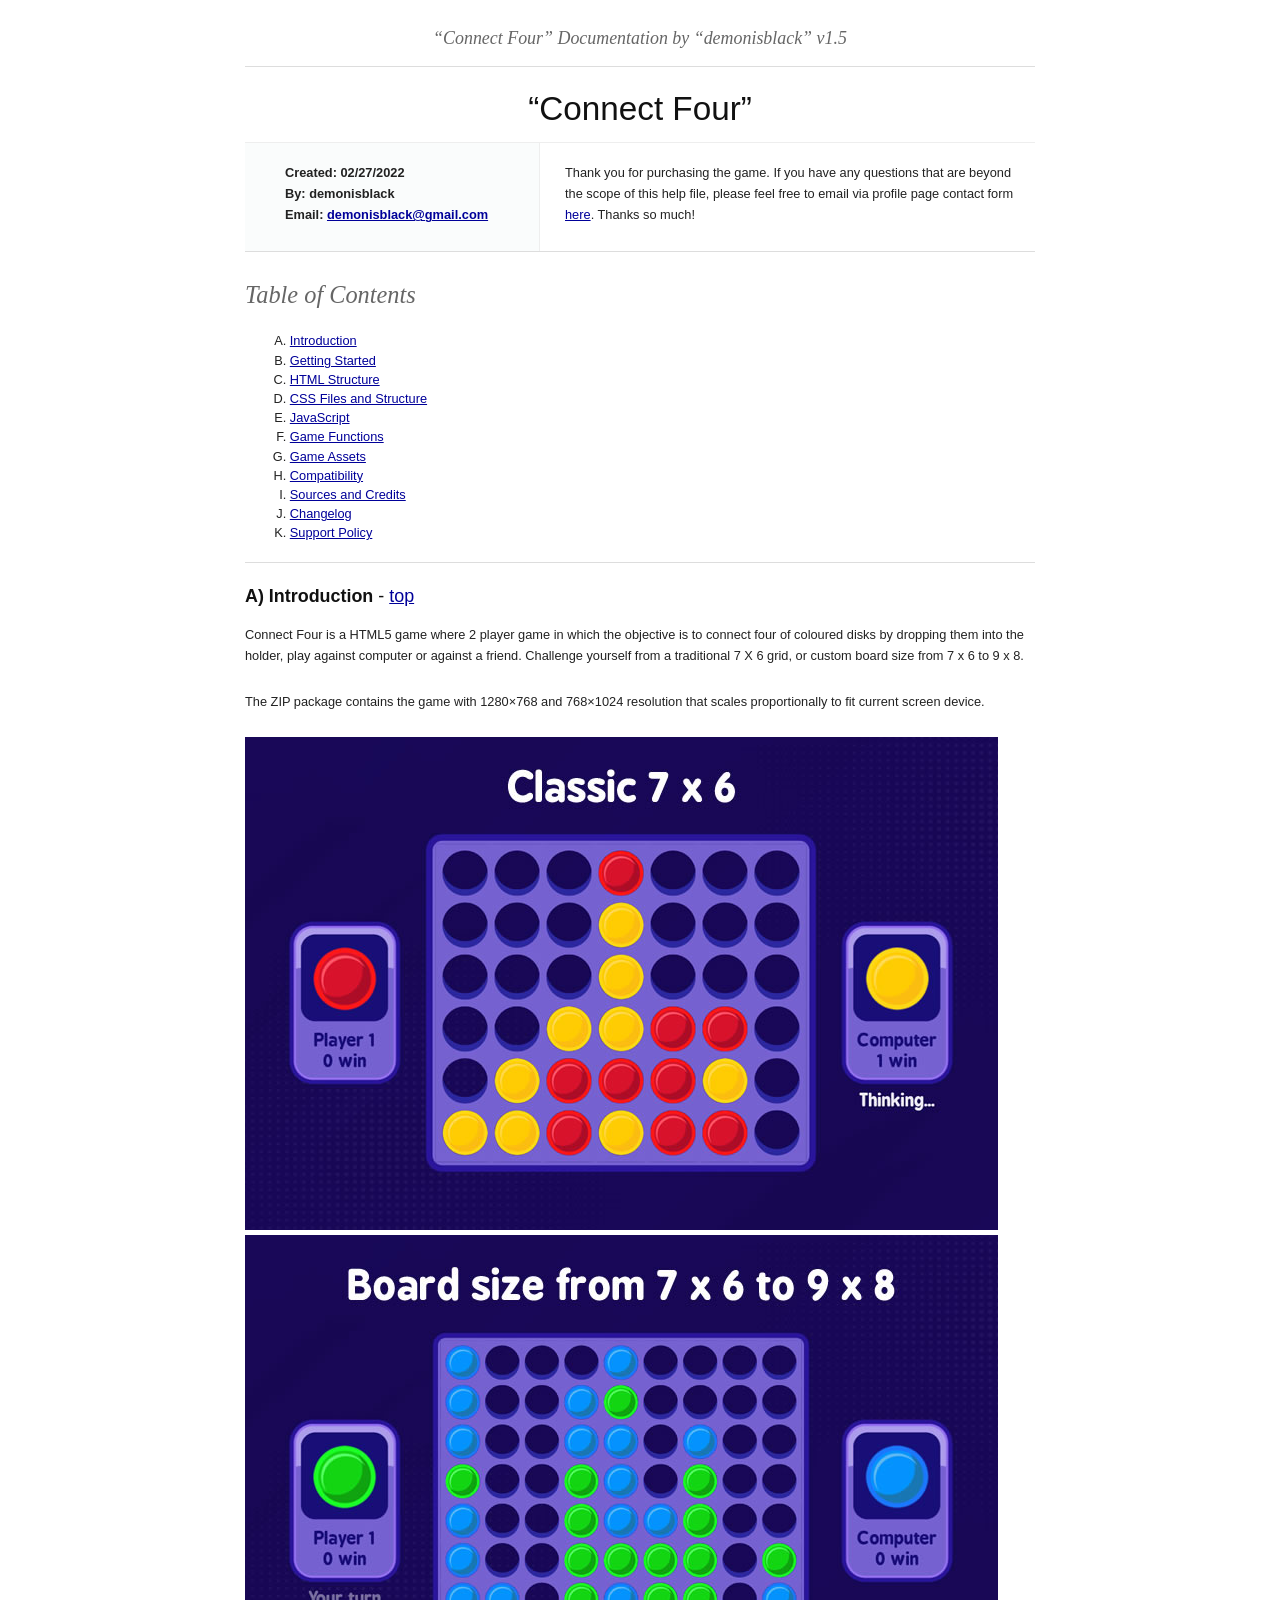
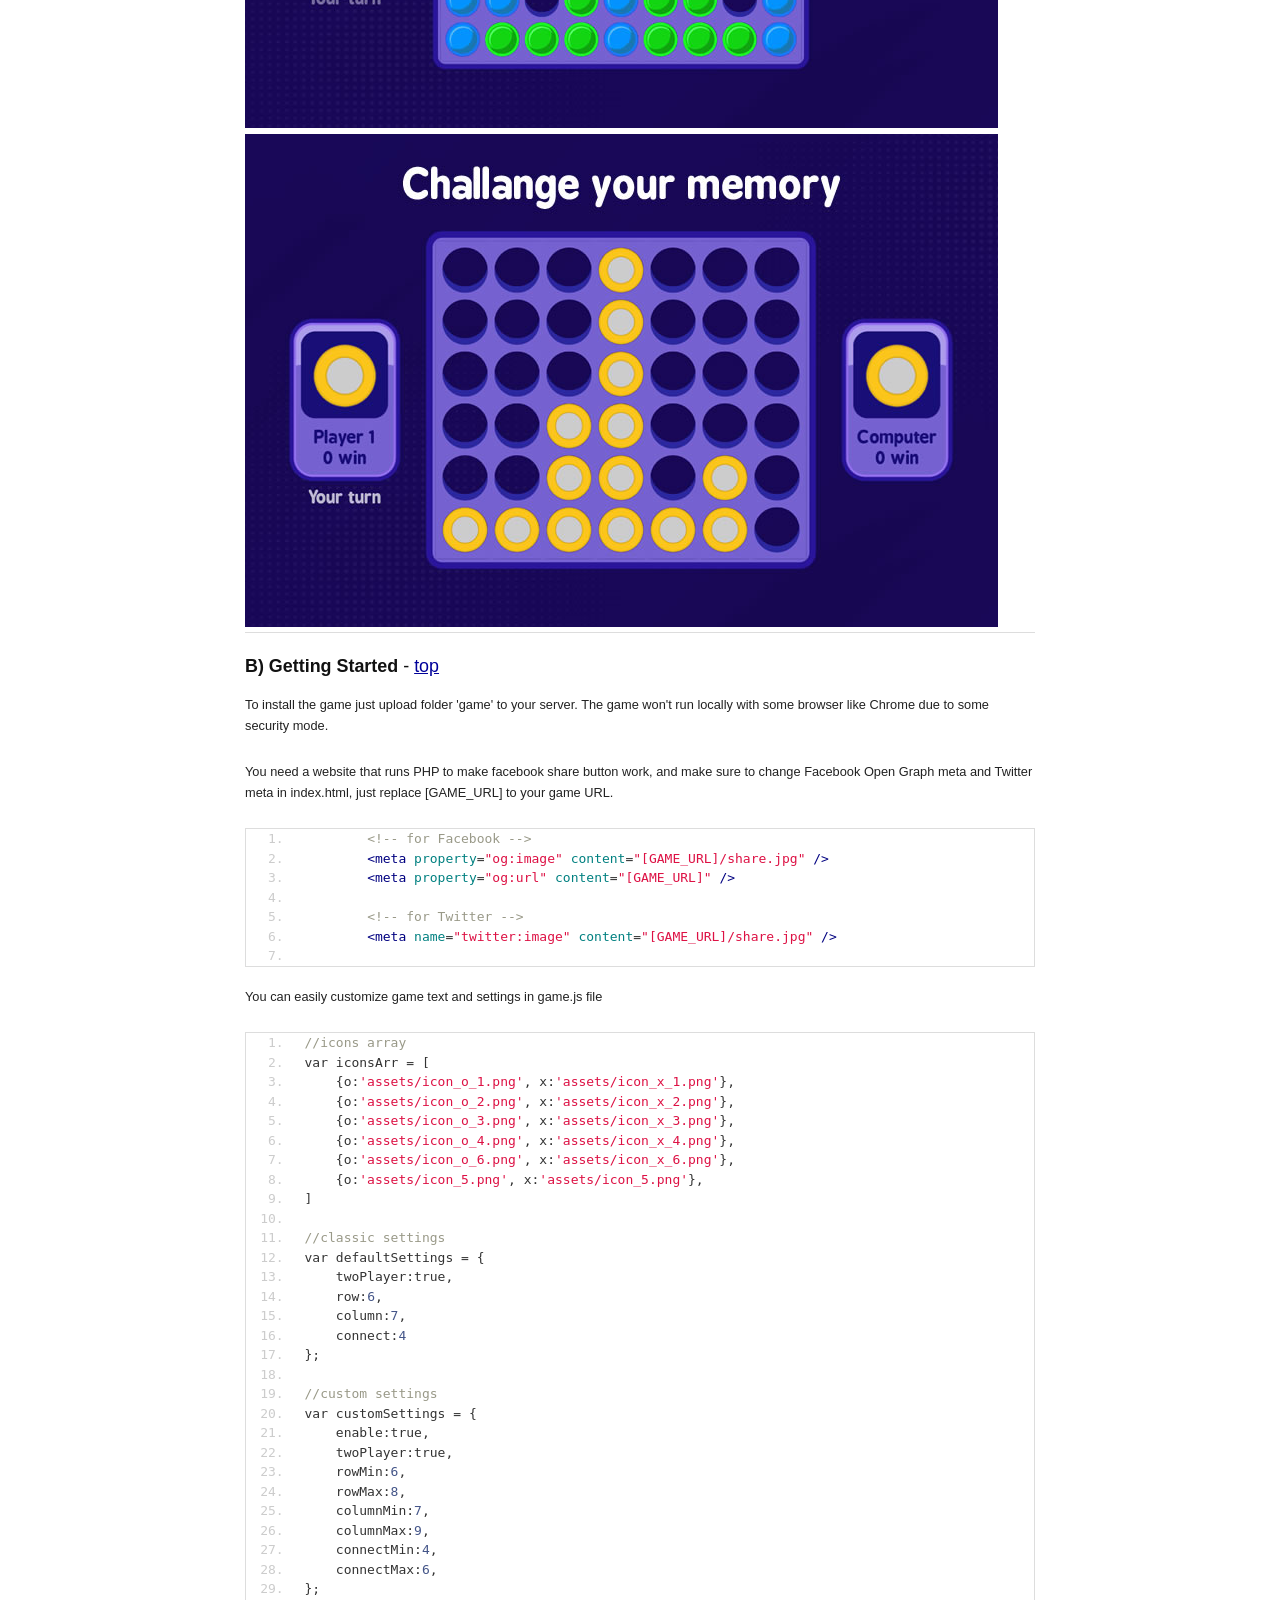
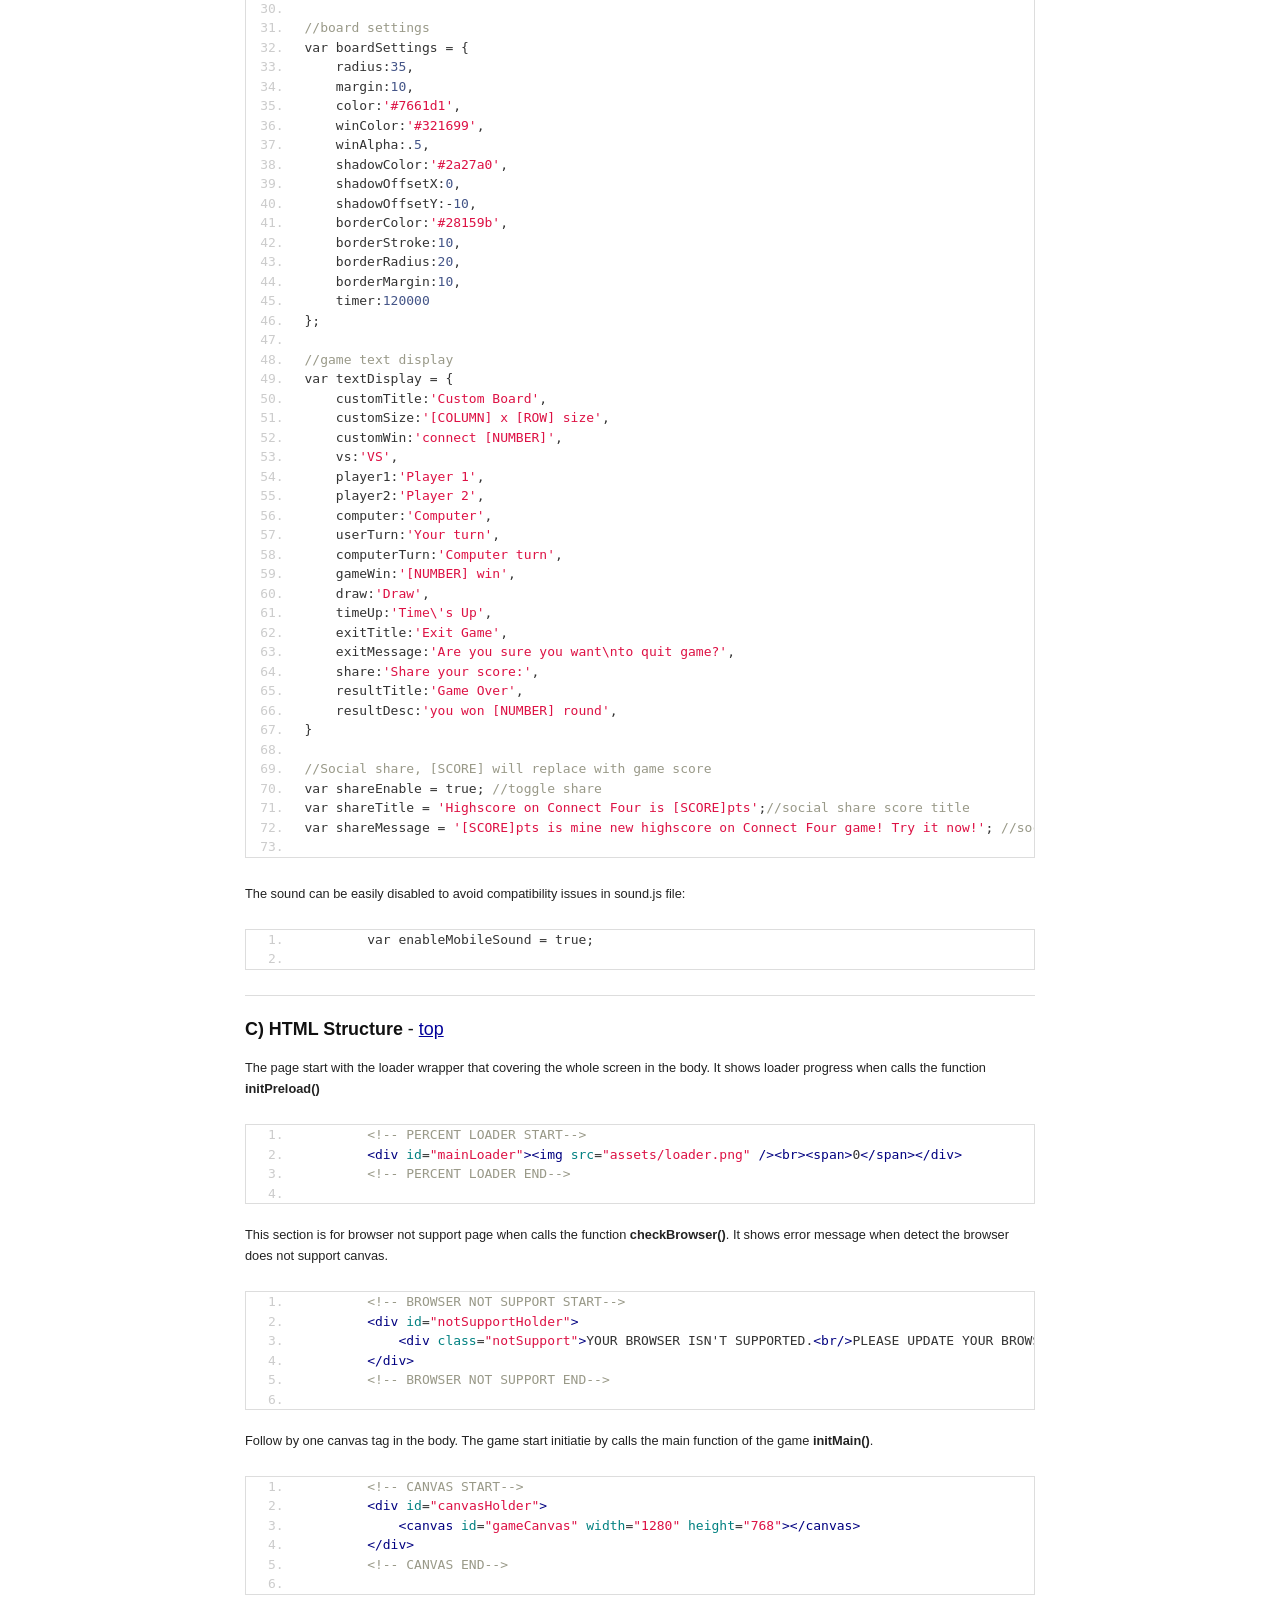
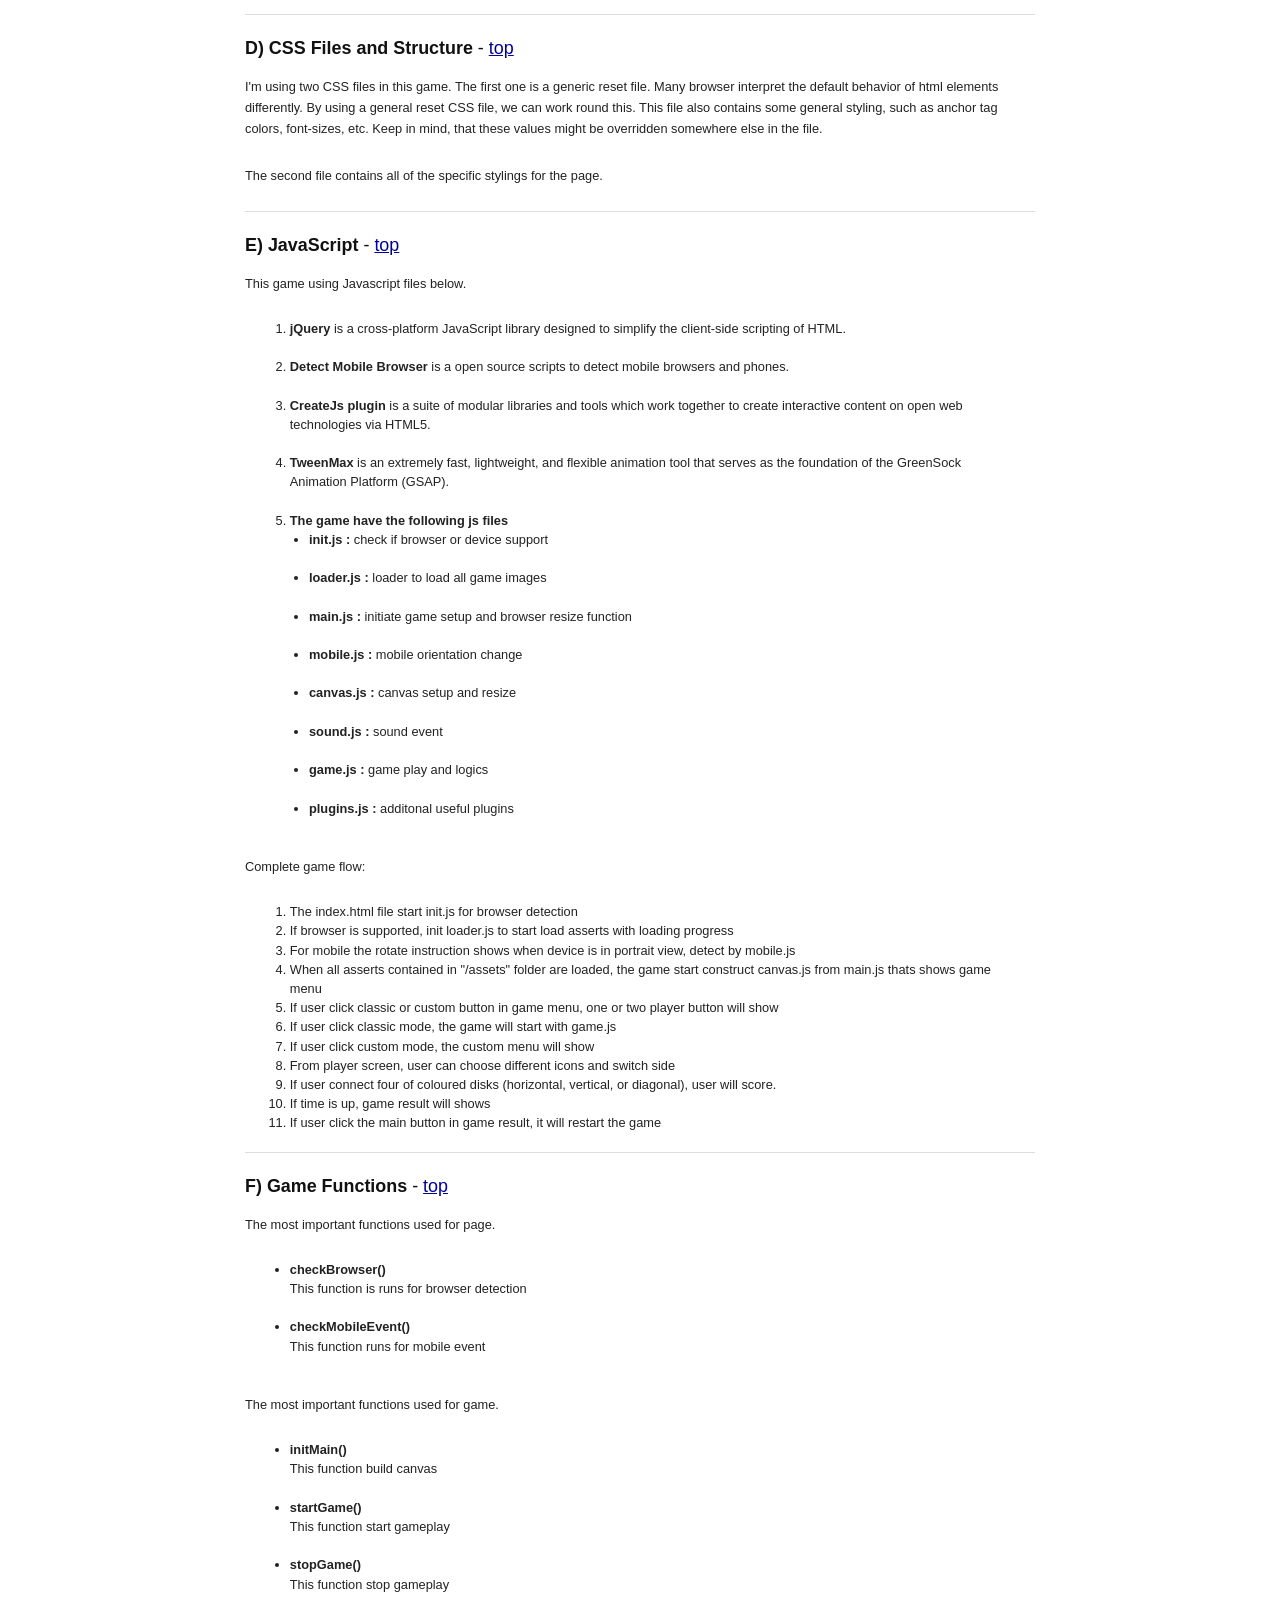
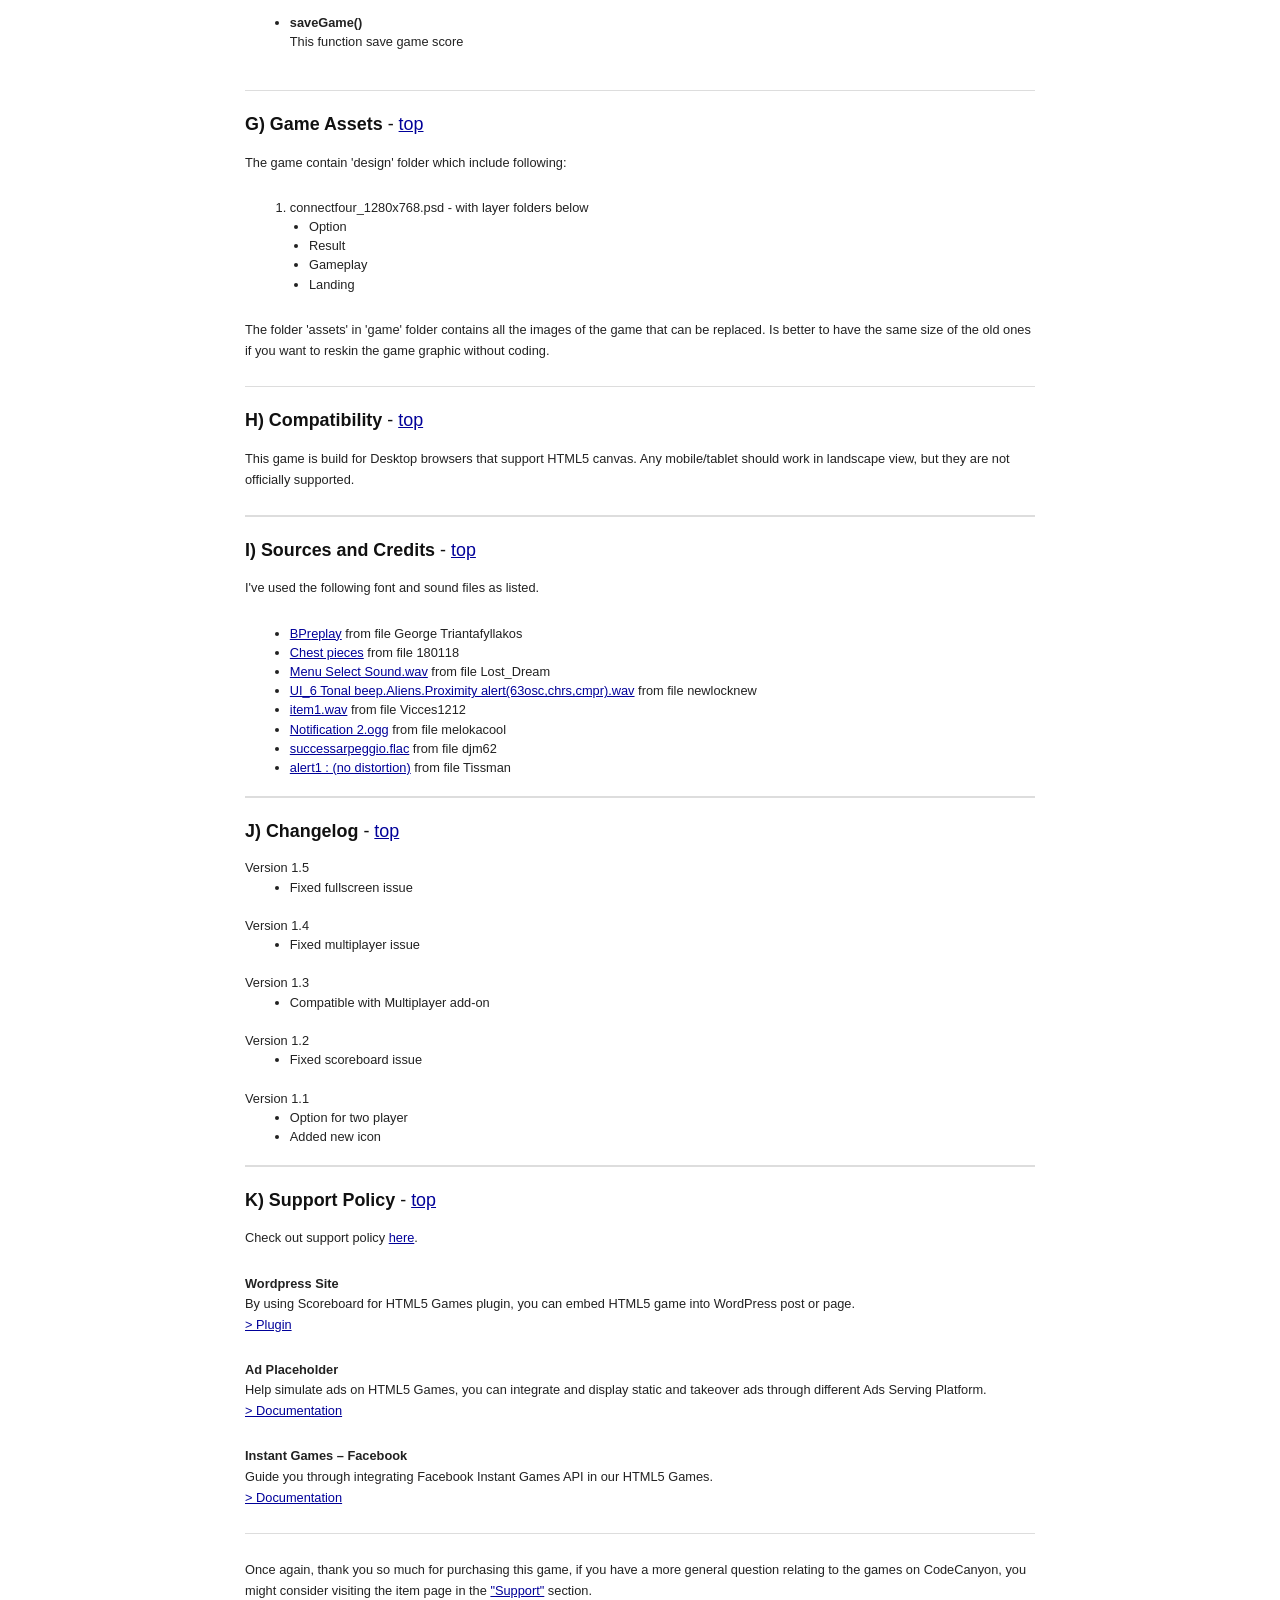
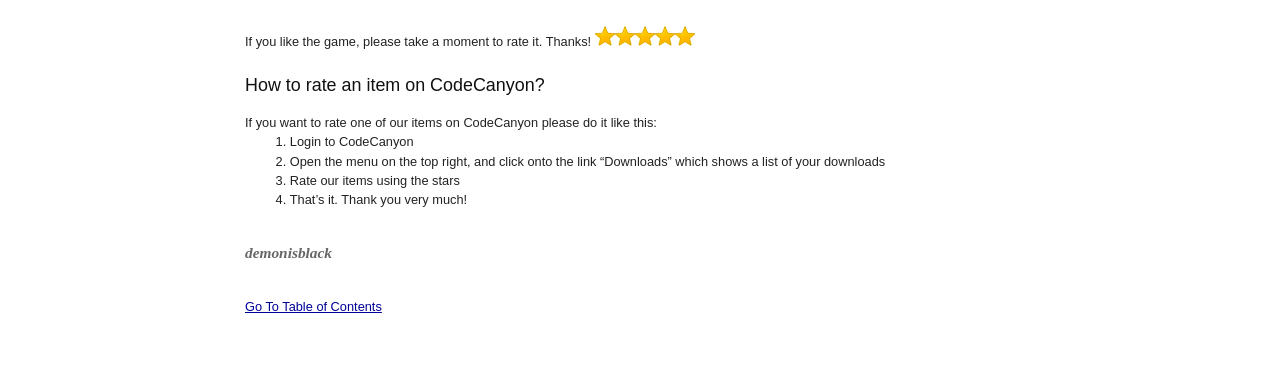
<file: codecanyon-sladyWuZ-connect-four-html5-game copy/documentation/index.html>
<!DOCTYPE HTML PUBLIC "-//W3C//DTD HTML 4.01//EN" "http://www.w3.org/TR/html4/strict.dtd">
<head lang="en">
	<meta http-equiv="content-type" content="text/html;charset=utf-8">
	<title>Connect Four Documentation</title>
	<!-- Framework CSS -->
	<link rel="stylesheet" href="assets/blueprint-css/screen.css" type="text/css" media="screen, projection">
	<link rel="stylesheet" href="assets/blueprint-css/print.css" type="text/css" media="print">
	<!--[if lt IE 8]><link rel="stylesheet" href="assets/blueprint-css/ie.css" type="text/css" media="screen, projection"><![endif]-->
	<link rel="stylesheet" href="assets/blueprint-css/plugins/fancy-type/screen.css" type="text/css" media="screen, projection">
	<style type="text/css" media="screen">
		p, table, hr, .box { margin-bottom:25px; }
		.box p { margin-bottom:10px; }
	</style>
    <link rel="stylesheet" href="assets/blueprint-css/prettify.css">
	<script src="assets/js/prettify.js" defer></script>
    <script>
	window.onload = (function(){ prettyPrint(); });
	</script>
</head>


<body>
	<div class="container">
	
		<h3 class="center alt">&ldquo;Connect Four&rdquo; Documentation by &ldquo;demonisblack&rdquo; v1.5</h3>
		
		<hr>
		
		<h1 class="center">&ldquo;Connect Four&rdquo;</h1>
		
		<div class="borderTop">
			<div class="span-6 colborder info prepend-1">
				<p class="prepend-top">
					<strong>
					Created: 02/27/2022<br>
					By: demonisblack<br>
					Email: <a href="mailto:demonisblack@gmail.com">demonisblack@gmail.com</a>
					</strong>
				</p>
			</div><!-- end div .span-6 -->		
	
			<div class="span-12 last">
				<p class="prepend-top append-0">Thank you for purchasing the game. If you have any questions that are beyond the scope of this help file, please feel free to email via profile page contact form <a href="https://codecanyon.net/user/demonisblack">here</a>. Thanks so much!</p>
			</div>
		</div><!-- end div .borderTop -->
		
		<hr>
		
		<h2 id="toc" class="alt">Table of Contents</h2>
		<ol class="alpha">
        	<li><a href="#introduction">Introduction</a></li>
            <li><a href="#gettingStarted">Getting Started</a></li>
            <li><a href="#htmlStructure">HTML Structure</a></li>
			<li><a href="#cssFiles">CSS Files and Structure</a></li>
			<li><a href="#javascript">JavaScript</a></li>
            <li><a href="#gameFunctions">Game Functions</a></li>
            <li><a href="#gameAssets">Game Assets</a></li>
            <li><a href="#compatibility">Compatibility</a></li>
			<li><a href="#credits">Sources and Credits</a></li>
            <li><a href="#changelog">Changelog</a></li>
            <li><a href="#support">Support Policy</a></li>
		</ol>
		
		<hr>
        
        <h3 id="introduction"><strong>A) Introduction</strong> - <a href="#toc">top</a></h3>
        <p>Connect Four is a HTML5 game where 2 player game in which the objective is to connect four of coloured disks by dropping them into the holder, play against computer or against a friend. Challenge yourself from a traditional 7 X 6 grid, or custom board size from 7 x 6 to 9 x 8.</p>
        
        <p>The ZIP package contains the game with 1280×768 and 768×1024 resolution that scales proportionally to fit current screen device.</p>

        <img src="assets/images/feature1.jpg" />
        <img src="assets/images/feature2.jpg" />
        <img src="assets/images/feature3.jpg" />
        
        <hr>
        
        <h3 id="gettingStarted"><strong>B) Getting Started</strong> - <a href="#toc">top</a></h3>
		<p>To install the game just upload folder 'game' to your server. The game won't run locally with some browser like Chrome due to some security mode.</p>        
        <p>You need a website that runs PHP to make facebook share button work, and make sure to change Facebook Open Graph meta and Twitter meta in index.html, just replace [GAME_URL] to your game URL.</p>
        <pre class="prettyprint linenums">
        &lt;!-- for Facebook --&gt;
        &lt;meta property=&quot;og:image&quot; content=&quot;[GAME_URL]/share.jpg&quot; /&gt;
        &lt;meta property=&quot;og:url&quot; content=&quot;[GAME_URL]&quot; /&gt;
        
        &lt;!-- for Twitter --&gt;
        &lt;meta name=&quot;twitter:image&quot; content=&quot;[GAME_URL]/share.jpg&quot; /&gt;
        </pre>
        
        <p>You can easily customize game text and settings in game.js file
        <pre class="prettyprint linenums">
//icons array
var iconsArr = [
    {o:'assets/icon_o_1.png', x:'assets/icon_x_1.png'},
    {o:'assets/icon_o_2.png', x:'assets/icon_x_2.png'},
    {o:'assets/icon_o_3.png', x:'assets/icon_x_3.png'},
    {o:'assets/icon_o_4.png', x:'assets/icon_x_4.png'},
    {o:'assets/icon_o_6.png', x:'assets/icon_x_6.png'},
    {o:'assets/icon_5.png', x:'assets/icon_5.png'},
]

//classic settings
var defaultSettings = {
    twoPlayer:true,
    row:6,
    column:7,
    connect:4
};

//custom settings
var customSettings = {
    enable:true,
    twoPlayer:true,
    rowMin:6,
    rowMax:8,
    columnMin:7,
    columnMax:9,
    connectMin:4,
    connectMax:6,
};

//board settings
var boardSettings = {
    radius:35,
    margin:10,
    color:'#7661d1',
    winColor:'#321699',
    winAlpha:.5,
    shadowColor:'#2a27a0',
    shadowOffsetX:0,
    shadowOffsetY:-10,
    borderColor:'#28159b',
    borderStroke:10,
    borderRadius:20,
    borderMargin:10,
    timer:120000
};

//game text display
var textDisplay = {
    customTitle:'Custom Board',
    customSize:'[COLUMN] x [ROW] size',
    customWin:'connect [NUMBER]',
    vs:'VS',
    player1:'Player 1',
    player2:'Player 2',
    computer:'Computer',
    userTurn:'Your turn',
    computerTurn:'Computer turn',
    gameWin:'[NUMBER] win',
    draw:'Draw',
    timeUp:'Time\'s Up',
    exitTitle:'Exit Game',
    exitMessage:'Are you sure you want\nto quit game?',
    share:'Share your score:',
    resultTitle:'Game Over',
    resultDesc:'you won [NUMBER] round',
}

//Social share, [SCORE] will replace with game score
var shareEnable = true; //toggle share
var shareTitle = 'Highscore on Connect Four is [SCORE]pts';//social share score title
var shareMessage = '[SCORE]pts is mine new highscore on Connect Four game! Try it now!'; //social share score message
        </pre>
        </p>
	
        <p>
        The sound can be easily disabled to avoid compatibility issues in sound.js file:
        <pre class="prettyprint linenums">
        var enableMobileSound = true;
        </pre>
        </p>

        <hr>
		
		<h3 id="htmlStructure"><strong>C) HTML Structure</strong> - <a href="#toc">top</a></h3>
        <p>The page start with the loader wrapper that covering the whole screen in the body. It shows loader progress when calls the function <strong>initPreload()</strong></p>
        <pre class="prettyprint linenums">
        &lt;!-- PERCENT LOADER START--&gt;
    	&#x3C;div id=&#x22;mainLoader&#x22;&#x3E;&#x3C;img src=&#x22;assets/loader.png&#x22; /&#x3E;&#x3C;br&#x3E;&#x3C;span&#x3E;0&#x3C;/span&#x3E;&#x3C;/div&#x3E;
        &lt;!-- PERCENT LOADER END--&gt;
        </pre>
        
        <p>This section is for browser not support page when calls the function <strong>checkBrowser()</strong>. It shows error message when detect the browser does not support canvas.</p>
        <pre class="prettyprint linenums">
        &lt;!-- BROWSER NOT SUPPORT START--&gt;
        &lt;div id=&quot;notSupportHolder&quot;&gt;
            &lt;div class=&quot;notSupport&quot;&gt;YOUR BROWSER ISN&#39;T SUPPORTED.&lt;br/&gt;PLEASE UPDATE YOUR BROWSER IN ORDER TO RUN THE GAME&lt;/div&gt;
        &lt;/div&gt;
        &lt;!-- BROWSER NOT SUPPORT END--&gt;
        </pre>
        
        <p>Follow by one canvas tag in the body. The game start initiatie by calls the main function of the game <strong>initMain()</strong>.</p>
        <pre class="prettyprint linenums">
        &lt;!-- CANVAS START--&gt;
        &lt;div id=&quot;canvasHolder&quot;&gt;
            &lt;canvas id=&quot;gameCanvas&quot; width=&quot;1280&quot; height=&quot;768&quot;&gt;&lt;/canvas&gt;
        &lt;/div&gt;
        &lt;!-- CANVAS END--&gt;
        </pre>
		<hr>

		<h3 id="cssFiles"><strong>D) CSS Files and Structure</strong> - <a href="#toc">top</a></h3>
		<p>I'm using two CSS files in this game. The first one is a generic reset file. Many browser interpret the default behavior of html elements differently. By using a general reset CSS file, we can work round this. This file also contains some general styling, such as anchor tag colors, font-sizes, etc. Keep in mind, that these values might be overridden somewhere else in the file.</p>
		<p>The second file contains all of the specific stylings for the page.</p>
        <hr>
		
        
		<h3 id="javascript"><strong>E) JavaScript</strong> - <a href="#toc">top</a></h3>
		
		<p>This game using Javascript files below.</p>
		
		<ol>
			<li>
                <strong>jQuery</strong> is a cross-platform JavaScript library designed to simplify the client-side scripting of HTML.<br/><br/>
            </li>
            
            <li>
                <strong>Detect Mobile Browser</strong> is a open source scripts to detect mobile browsers and phones.<br/><br/>
            </li>
            
            <li>
                <strong>CreateJs plugin</strong> is a suite of modular libraries and tools which work together to create interactive content on open web technologies via HTML5.<br/><br/>
            </li>
            
            <li>
                <strong>TweenMax</strong> is an extremely fast, lightweight, and flexible animation tool that serves as the foundation of the GreenSock Animation Platform (GSAP).<br/><br/>
            </li>
            
            <li>
                <strong>The game have the following js files</strong>
                <ul>
                    <li><strong>init.js :</strong> check if browser or device support <br/><br/></li>
                    <li><strong>loader.js :</strong> loader to load all game images<br/><br/></li>
                    <li><strong>main.js :</strong> initiate game setup and browser resize function<br/><br/></li>
                    <li><strong>mobile.js :</strong> mobile orientation change<br/><br/></li>
                    <li><strong>canvas.js :</strong> canvas setup and resize<br/><br/></li>
                    <li><strong>sound.js :</strong> sound event<br/><br/></li>
                    <li><strong>game.js :</strong> game play and logics<br/><br/></li>
                    <li><strong>plugins.js :</strong> additonal useful plugins<br/><br/></li>
                </ul>
            </li>
		</ol>
        
        <p>Complete game flow:</p>
		<ol>
        	<li>The index.html file start init.js for browser detection</li>
            <li>If browser is supported, init loader.js to start load asserts with loading progress</li>
            <li>For mobile the rotate instruction shows when device is in portrait view, detect by mobile.js</li>
            <li>When all asserts contained in "/assets" folder are loaded, the game start construct canvas.js from main.js thats shows game menu</li>
            <li>If user click classic or custom button in game menu, one or two player button will show</li>
            <li>If user click classic mode, the game will start with game.js</li>
            <li>If user click custom mode, the custom menu will show</li>
            <li>From player screen, user can choose different icons and switch side</li>
            <li>If user connect four of coloured disks (horizontal, vertical, or diagonal), user will score.</li>
            <li>If time is up, game result will shows</li>
            <li>If user click the main button in game result, it will restart the game</li>
        </ol>
		
		<hr>
        
        <h3 id="gameFunctions"><strong>F) Game Functions</strong> - <a href="#toc">top</a></h3>
		
		<p>The most important functions used for page.</p>
        <ul>
        	<li>
                <strong>checkBrowser()</strong><br/>
                This function is runs for browser detection<br/><br/>
            </li>
            
            <li>
                <strong>checkMobileEvent()</strong><br/>
                This function runs for mobile event<br/><br/>
            </li>
        </ul>
        
        <p>The most important functions used for game.</p>
        <ul>
        	<li>
                <strong>initMain()</strong><br/>
                This function build canvas<br/><br/>
            </li>
            
            <li>
                <strong>startGame()</strong><br/>
                This function start gameplay<br/><br/>
            </li>
            
            <li>
                <strong>stopGame()</strong><br/>
                This function stop gameplay<br/><br/>
            </li>

            <li>
                <strong>saveGame()</strong><br>
                This function save game score<br><br>
            </li>
        </ul>
		<hr>
        
        <h3 id="gameAssets"><strong>G) Game Assets</strong> - <a href="#toc">top</a></h3>
        <p>The game contain 'design' folder which include following:
        <ol>
        	<li>connectfour_1280x768.psd - with layer folders below
                <ul>
                <li>Option</li>
                <li>Result</li>
                <li>Gameplay</li>
                <li>Landing</li>
                </ul>
        	</li>
        </ol>
        </p>

        <p>The folder 'assets' in 'game' folder contains all the images of the game that can be replaced. Is better to have the same size of the old ones if you want to reskin the game graphic without coding.</p>
		<hr>
        
        <h3 id="compatibility"><strong>H) Compatibility</strong> - <a href="#top">top</a></h3>
		
		<p>This game is build for Desktop browsers that support HTML5 canvas. Any mobile/tablet should work in landscape view, but they are not officially supported.</p>
		<hr>
		
		<h3 id="credits"><strong>I) Sources and Credits</strong> - <a href="#toc">top</a></h3>
		
		<p>I've used the following font and sound files as listed.</p>
		
		<ul>
			<li><a href="https://www.dafont.com/bpreplay.font" target="_blank">BPreplay</a> from file George Triantafyllakos</li>
			
            <li><a href="https://freesound.org/people/180118/sounds/442887/" target="_blank">Chest pieces</a> from file 180118</li>
            <li><a href="https://freesound.org/people/Lost_Dream/sounds/435997/" target="_blank">Menu Select Sound.wav</a> from file Lost_Dream</li>
            <li><a href="https://freesound.org/people/newlocknew/sounds/563864/" target="_blank">UI_6 Tonal beep.Aliens.Proximity alert(63osc,chrs,cmpr).wav</a> from file newlocknew</li>
            <li><a href="https://freesound.org/people/Vicces1212/sounds/123758/" target="_blank">item1.wav</a> from file Vicces1212</li>
            <li><a href="https://freesound.org/people/melokacool/sounds/616694/" target="_blank">Notification 2.ogg</a> from file melokacool</li>
            <li><a href="https://freesound.org/people/djm62/sounds/318968/" target="_blank">successarpeggio.flac</a> from file djm62</li>
            <li><a href="https://freesound.org/people/Tissman/sounds/521848/" target="_blank">alert1 : (no distortion)</a> from file Tissman</li>
		</ul>
		
		<hr>
        
        <h3 id="changelog"><strong>J) Changelog</strong> - <a href="#toc">top</a></h3>

        Version 1.5
        <ul>
        	<li>Fixed fullscreen issue</li>
		</ul>

        Version 1.4
        <ul>
        	<li>Fixed multiplayer issue</li>
		</ul>

        Version 1.3
        <ul>
        	<li>Compatible with Multiplayer add-on</li>
		</ul>

        Version 1.2		
		<ul>
			<li>Fixed scoreboard issue</li>
		</ul>

        Version 1.1		
		<ul>
			<li>Option for two player</li>
			<li>Added new icon</li>
		</ul>
		
		<hr>
		
		<h3 id="support"><strong>K) Support Policy</strong> - <a href="#toc">top</a></h3>

		<p>Check out support policy <a href="http://demonisblack.com/code/support-policy/">here</a>.</p>

        <strong>Wordpress Site</strong><br/>
        <p>
            By using Scoreboard for HTML5 Games plugin, you can embed HTML5 game into WordPress post or page.<br>
            <a href="https://wordpress.org/plugins/scoreboard-for-html5-game-lite/" target="_blank">> Plugin</a>
        </p>

        <strong>Ad Placeholder</strong><br/>
        <p>
            Help simulate ads on HTML5 Games, you can integrate and display static and takeover ads through different Ads Serving Platform.<br>
            <a href="https://demonisblack.com/code/ads/" target="_blank">> Documentation</a>
        </p>

        <strong>Instant Games – Facebook</strong><br/>
        <p>
            Guide you through integrating Facebook Instant Games API in our HTML5 Games.<br>
            <a href="https://demonisblack.com/code/instantgames/" target="_blank">> Documentation</a>
        </p>
		<hr>
		
		<p>Once again, thank you so much for purchasing this game, if you have a more general question relating to the games on CodeCanyon, you might consider visiting the item page in the <a href="https://codecanyon.net/item/connect-four-html5-game/36427357/support">"Support"</a> section.</p>
		<p>If you like the game, please take a moment to rate it. Thanks!   <img src="assets/images/rate.png" /><img src="assets/images/rate.png" /><img src="assets/images/rate.png" /><img src="assets/images/rate.png" /><img src="assets/images/rate.png" /></p>
        
        <p>
        	<h3>How to rate an item on CodeCanyon?</h3>
            If you want to rate one of our items on CodeCanyon please do it like this:
            <ol>
                <li>Login to CodeCanyon</li>
                <li>Open the menu on the top right, and click onto the link “Downloads” which shows a list of your downloads</li>
                <li>Rate our items using the stars</li>
                <li>That’s it. Thank you very much!</li>
            </ol>
        </p>
		
		<p class="append-bottom alt large"><strong>demonisblack</strong></p>
		<p><a href="#toc">Go To Table of Contents</a></p>
		
		<hr class="space">
	</div><!-- end div .container -->
</body>
</html>
</file>
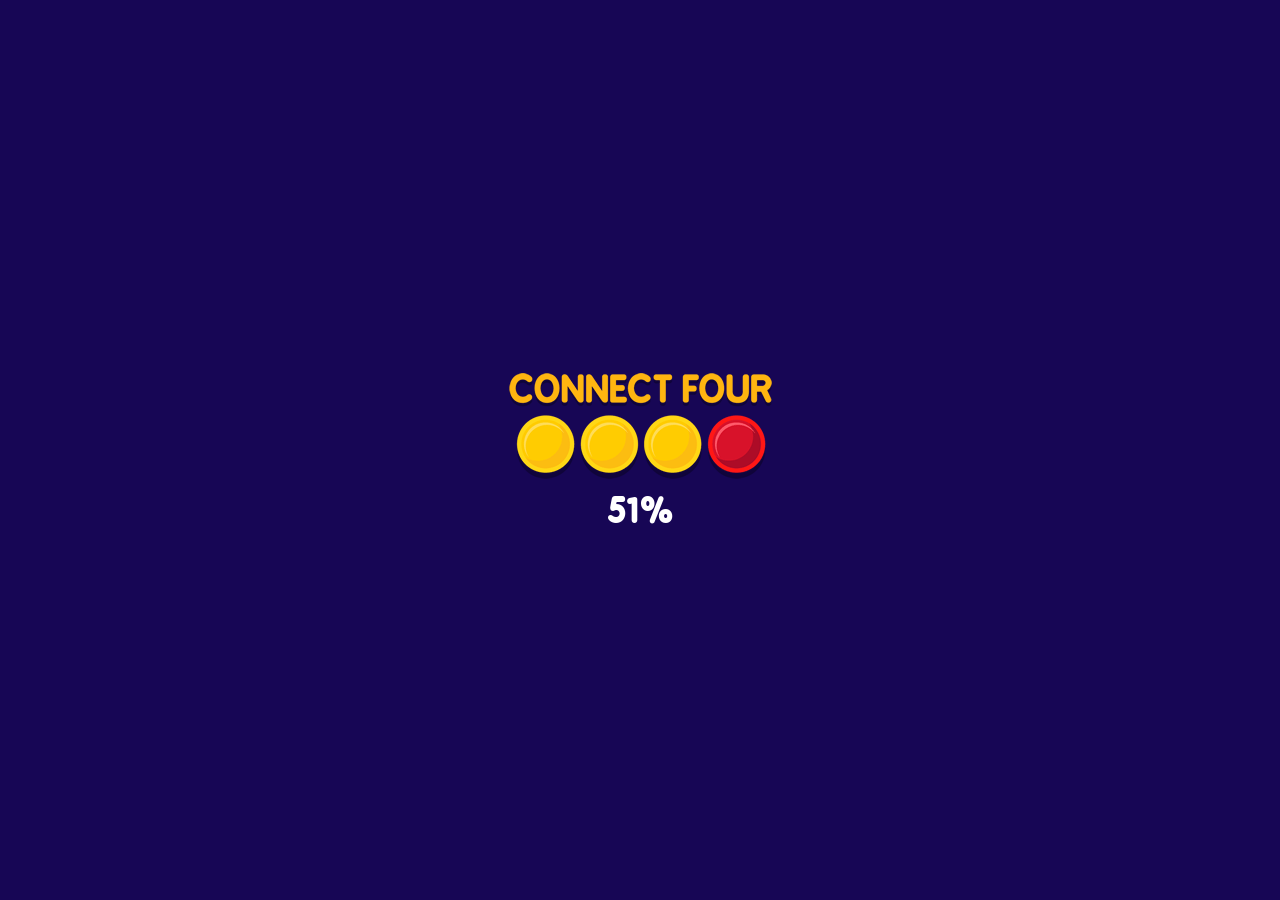
<file: codecanyon-sladyWuZ-connect-four-html5-game copy/game/index.html>
<!DOCTYPE html>
<!--[if lt IE 7]>      <html class="no-js lt-ie9 lt-ie8 lt-ie7"> <![endif]-->
<!--[if IE 7]>         <html class="no-js lt-ie9 lt-ie8"> <![endif]-->
<!--[if IE 8]>         <html class="no-js lt-ie9"> <![endif]-->
<!--[if gt IE 8]><!--> <html class="no-js"> <!--<![endif]-->
    <head>
        <meta charset="utf-8">
        <meta http-equiv="X-UA-Compatible" content="IE=edge">
        <title>Connect Four</title>
        
        <meta name="Title" content="Connect Four" />
        <meta name="description" content="Connect Four is a HTML5 game where 2 player game in which the objective is to connect four of coloured disks by dropping them into the holder, play against computer or against a friend. Challenge yourself from a traditional 7 X 6 grid, or custom board size from 7 x 6 to 9 x 8.">
		<meta name="keywords" content="connect, 4 in a row, color, dropping, tokens, coins, challenge, traditional, classic">
        
        <!-- for Facebook -->
        <meta property="og:title" content="Connect Four"/>
        <meta property="og:site_name" content="Connect Four"/>
        <meta property="og:image" content="http://demonisblack.com/code/2022/connectfour/game/share.jpg" />
        <meta property="og:url" content="http://demonisblack.com/code/2022/connectfour/game/" />
        <meta property="og:description" content="Connect Four is a HTML5 game where 2 player game in which the objective is to connect four of coloured disks by dropping them into the holder, play against computer or against a friend. Challenge yourself from a traditional 7 X 6 grid, or custom board size from 7 x 6 to 9 x 8.">
        
        <!-- for Twitter -->
        <meta name="twitter:card" content="summary" />
        <meta name="twitter:title" content="Connect Four" />
        <meta name="twitter:description" content="Connect Four is a HTML5 game where 2 player game in which the objective is to connect four of coloured disks by dropping them into the holder, play against computer or against a friend. Challenge yourself from a traditional 7 X 6 grid, or custom board size from 7 x 6 to 9 x 8." />
        <meta name="twitter:image" content="http://demonisblack.com/code/2022/connectfour/game/share.jpg" />
        
        <meta name="viewport" content="width=device-width, initial-scale=1, user-scalable=no">
		<script>
        if (navigator.userAgent.match(/IEMobile\/10\.0/)) {
            var msViewportStyle = document.createElement("style");
            msViewportStyle.appendChild(
                document.createTextNode(
                    "@-ms-viewport{width:device-width}"
                )
            );
            document.getElementsByTagName("head")[0].
                appendChild(msViewportStyle);
        }
        </script>

        <link rel="shortcut icon" href="icon.ico" type="image/x-icon">
        <link rel="stylesheet" href="css/normalize.css">
        <link rel="stylesheet" href="css/main.css">
        <script src="js/vendor/modernizr-2.6.2.min.js"></script>
    </head>
    <body>
        <!-- PERCENT LOADER START-->
    	<div id="mainLoader"><img src="assets/loader.png" /><br/><span>0</span></div>
        <!-- PERCENT LOADER END-->
        
        <!-- CONTENT START-->
        <div id="mainHolder">
        
        	<!-- BROWSER NOT SUPPORT START-->
        	<div id="notSupportHolder">
                <div class="notSupport">Your browser isn’t supported.<br/>Please update your browser in order to run the game.</div>
            </div>
            <!-- BROWSER NOT SUPPORT END-->
            
            <!-- CANVAS START-->
            <div id="canvasHolder">
                <canvas id="gameCanvas" width="1280" height="768"></canvas>
            </div>
            <!-- CANVAS END-->
            
        </div>
        <!-- CONTENT END-->
        
        <script src="//ajax.googleapis.com/ajax/libs/jquery/3.6.0/jquery.min.js"></script>
        <script>window.jQuery || document.write('<script src="js/vendor/jquery.min.js"><\/script>')</script>
        
        <script src="js/vendor/detectmobilebrowser.js"></script>
        <script src="js/vendor/createjs.min.js"></script>
		<script src="js/vendor/TweenMax.min.js"></script>
        
        <script src="js/plugins.js"></script>
        <script src="js/sound.js"></script>
        <script src="js/canvas.js"></script>
        <script src="js/game.js"></script>
        <script src="js/mobile.js"></script>
        <script src="js/main.js"></script>
        <script src="js/loader.js"></script>
        <script src="js/init.js"></script>
    </body>
    
    <!-- Global site tag (gtag.js) - Google Analytics -->
    <script async src="https://www.googletagmanager.com/gtag/js?id=G-E0TYQLGM15"></script>
    <script>
    window.dataLayer = window.dataLayer || [];
    function gtag(){dataLayer.push(arguments);}
    gtag('js', new Date());

    gtag('config', 'G-E0TYQLGM15');
    </script>
</html>
</file>
<file: codecanyon-sladyWuZ-connect-four-html5-game copy/documentation/assets/blueprint-css/screen.css>
/* -----------------------------------------------------------------------


 Blueprint CSS Framework 0.9
 http://blueprintcss.org

   * Copyright (c) 2007-Present. See LICENSE for more info.
   * See README for instructions on how to use Blueprint.
   * For credits and origins, see AUTHORS.
   * This is a compressed file. See the sources in the 'src' directory.

----------------------------------------------------------------------- */

/* reset.css */
html, body, div, span, object, iframe, h1, h2, h3, h4, h5, h6, p, blockquote, pre, a, abbr, acronym, address, code, del, dfn, em, img, q, dl, dt, dd, ol, ul, li, fieldset, form, label, legend, table, caption, tbody, tfoot, thead, tr, th, td {margin:0;padding:0;border:0;font-weight:inherit;font-style:inherit;font-size:100%;font-family:inherit;vertical-align:baseline;}
body {line-height:1.5;}
table {border-collapse:separate;border-spacing:0;}
caption, th, td {text-align:left;font-weight:normal;}
table, td, th {vertical-align:middle;}
blockquote:before, blockquote:after, q:before, q:after {content:"";}
blockquote, q {quotes:"" "";}
a img {border:none;}

/* custom.css */
.info { background:#fafcfc; }
.borderTop { border-top: 1px solid #eee;}
.append-0 {padding-right:20px;}

/* typography.css */
body {font-size:80%;color:#222;background:#fff;font-family:"Helvetica Neue", Arial, Helvetica, sans-serif;padding-top:30px;}
h1, h2, h3, h4, h5, h6 {font-weight:normal;color:#111;}
h1 {font-size:2.6em;line-height:1;margin-bottom:0.5em;}
h2 {font-size:1.9em;margin-bottom:0.75em;}
h3 {font-size:1.4em;line-height:1;margin-bottom:1em;}
h4 {font-size:1.1em;line-height:1.25;margin-bottom:1.25em;}
h5 {font-size:1em;font-weight:bold;margin-bottom:1.5em;}
h6 {font-size:1em;font-weight:bold;}
h1 img, h2 img, h3 img, h4 img, h5 img, h6 img {margin:0;}
p {margin:0 0 1.5em;line-height:1.65em;}
p img.left {float:left;margin:1.5em 1.5em 1.5em 0;padding:0;}
p img.right {float:right;margin:1.5em 0 1.5em 1.5em;}
a:focus, a:hover {color:#000;}
a {color:#009;text-decoration:underline;}
blockquote {margin:1.5em;color:#666;font-style:italic;}
strong {font-weight:bold;}
em, dfn {font-style:italic;}
dfn {font-weight:bold;}
sup, sub {line-height:0;}
abbr, acronym {border-bottom:1px dotted #666;}
address {margin:0 0 1.5em;font-style:italic;}
del {color:#666;}
pre {margin:1.5em 0;white-space:pre;}
pre, code, tt {font:13px 'andale mono', 'lucida console', monospace;line-height:1.5;}
li ul, li ol {margin:0 1.5em;}
ul, ol {margin:0 1.5em 1.5em 3.5em;}
ul {list-style-type:disc;}
ol {list-style-type:decimal;}
ol.alpha {list-style:upper-alpha;}
dl {margin:0 0 1.5em 0;}
dl dt {font-weight:bold;}
dd {margin-left:1.5em;}
table {margin-bottom:1.4em;width:100%;}
th {font-weight:bold;}
thead th {background:#c3d9ff;}
th, td, caption {padding:4px 10px 4px 5px;}
tr.even td {background:#e5ecf9;}
tfoot {font-style:italic;}
caption {background:#eee;}
.small {font-size:.85em;margin-bottom:1.875em;line-height:1.875em;}
.large {font-size:1.2em;line-height:2.5em;margin-bottom:1.25em;}
.hide {display:none;}
.quiet {color:#666;}
.loud {color:#000;}
.highlight {background:#ff0;}
.added {background:#060;color:#fff;}
.removed {background:#900;color:#fff;}
.first {margin-left:0;padding-left:0;}
.last {margin-right:0;padding-right:0;}
.top {margin-top:0;padding-top:0;}
.bottom {margin-bottom:0;padding-bottom:0;}
.center {text-align:center;}

/* forms.css */
label {font-weight:bold;}
fieldset {padding:1.4em;margin:0 0 1.5em 0;border:1px solid #ccc;}
legend {font-weight:bold;font-size:1.2em;}
input[type=text], input[type=password], input.text, input.title, textarea, select {background-color:#fff;border:1px solid #bbb;}
input[type=text]:focus, input[type=password]:focus, input.text:focus, input.title:focus, textarea:focus, select:focus {border-color:#666;}
input[type=text], input[type=password], input.text, input.title, textarea, select {margin:0.5em 0;}
input.text, input.title {width:300px;padding:5px;}
input.title {font-size:1.5em;}
textarea {width:390px;height:250px;padding:5px;}
input[type=checkbox], input[type=radio], input.checkbox, input.radio {position:relative;top:.25em;}
form.inline {line-height:3;}
form.inline p {margin-bottom:0;}
.error, .notice, .success {padding:.8em;margin-bottom:1em;border:2px solid #ddd;}
.error {background:#FBE3E4;color:#8a1f11;border-color:#FBC2C4;}
.notice {background:#FFF6BF;color:#514721;border-color:#FFD324;}
.success {background:#E6EFC2;color:#264409;border-color:#C6D880;}
.error a {color:#8a1f11;}
.notice a {color:#514721;}
.success a {color:#264409;}

/* grid.css */
.container {width:790px;margin:0 auto;}
.showgrid {background:url(src/grid.png);}
.column, div.span-1, div.span-2, div.span-3, div.span-4, div.span-5, div.span-6, div.span-7, div.span-8, div.span-9, div.span-10, div.span-11, div.span-12, div.span-13, div.span-14, div.span-15, div.span-16, div.span-17, div.span-18, div.span-19, div.span-20, div.span-21, div.span-22, div.span-23, div.span-24 {float:left;margin-right:10px;}
.last, div.last {margin-right:0;}
.span-1 {width:30px;}
.span-2 {width:70px;}
.span-3 {width:110px;}
.span-4 {width:150px;}
.span-5 {width:190px;}
.span-6 {width:230px;}
.span-7 {width:270px;}
.span-8 {width:310px;}
.span-9 {width:350px;}
.span-10 {width:390px;}
.span-11 {width:430px;}
.span-12 {width:470px;}
.span-13 {width:510px;}
.span-14 {width:550px;}
.span-15 {width:590px;}
.span-16 {width:630px;}
.span-17 {width:670px;}
.span-18 {width:710px;}
.span-19 {width:750px;}
.span-20 {width:790px;}
.span-21 {width:830px;}
.span-22 {width:870px;}
.span-23 {width:910px;}
.span-24, div.span-24 {width:950px;margin:0;}
input.span-1, textarea.span-1, input.span-2, textarea.span-2, input.span-3, textarea.span-3, input.span-4, textarea.span-4, input.span-5, textarea.span-5, input.span-6, textarea.span-6, input.span-7, textarea.span-7, input.span-8, textarea.span-8, input.span-9, textarea.span-9, input.span-10, textarea.span-10, input.span-11, textarea.span-11, input.span-12, textarea.span-12, input.span-13, textarea.span-13, input.span-14, textarea.span-14, input.span-15, textarea.span-15, input.span-16, textarea.span-16, input.span-17, textarea.span-17, input.span-18, textarea.span-18, input.span-19, textarea.span-19, input.span-20, textarea.span-20, input.span-21, textarea.span-21, input.span-22, textarea.span-22, input.span-23, textarea.span-23, input.span-24, textarea.span-24 {border-left-width:1px!important;border-right-width:1px!important;padding-left:5px!important;padding-right:5px!important;}
input.span-1, textarea.span-1 {width:18px!important;}
input.span-2, textarea.span-2 {width:58px!important;}
input.span-3, textarea.span-3 {width:98px!important;}
input.span-4, textarea.span-4 {width:138px!important;}
input.span-5, textarea.span-5 {width:178px!important;}
input.span-6, textarea.span-6 {width:218px!important;}
input.span-7, textarea.span-7 {width:258px!important;}
input.span-8, textarea.span-8 {width:298px!important;}
input.span-9, textarea.span-9 {width:338px!important;}
input.span-10, textarea.span-10 {width:378px!important;}
input.span-11, textarea.span-11 {width:418px!important;}
input.span-12, textarea.span-12 {width:458px!important;}
input.span-13, textarea.span-13 {width:498px!important;}
input.span-14, textarea.span-14 {width:538px!important;}
input.span-15, textarea.span-15 {width:578px!important;}
input.span-16, textarea.span-16 {width:618px!important;}
input.span-17, textarea.span-17 {width:658px!important;}
input.span-18, textarea.span-18 {width:698px!important;}
input.span-19, textarea.span-19 {width:738px!important;}
input.span-20, textarea.span-20 {width:778px!important;}
input.span-21, textarea.span-21 {width:818px!important;}
input.span-22, textarea.span-22 {width:858px!important;}
input.span-23, textarea.span-23 {width:898px!important;}
input.span-24, textarea.span-24 {width:938px!important;}
.append-1 {padding-right:40px;}
.append-2 {padding-right:80px;}
.append-3 {padding-right:120px;}
.append-4 {padding-right:160px;}
.append-5 {padding-right:200px;}
.append-6 {padding-right:240px;}
.append-7 {padding-right:280px;}
.append-8 {padding-right:320px;}
.append-9 {padding-right:360px;}
.append-10 {padding-right:400px;}
.append-11 {padding-right:440px;}
.append-12 {padding-right:480px;}
.append-13 {padding-right:520px;}
.append-14 {padding-right:560px;}
.append-15 {padding-right:600px;}
.append-16 {padding-right:640px;}
.append-17 {padding-right:680px;}
.append-18 {padding-right:720px;}
.append-19 {padding-right:760px;}
.append-20 {padding-right:800px;}
.append-21 {padding-right:840px;}
.append-22 {padding-right:880px;}
.append-23 {padding-right:920px;}
.prepend-1 {padding-left:40px;}
.prepend-2 {padding-left:80px;}
.prepend-3 {padding-left:120px;}
.prepend-4 {padding-left:160px;}
.prepend-5 {padding-left:200px;}
.prepend-6 {padding-left:240px;}
.prepend-7 {padding-left:280px;}
.prepend-8 {padding-left:320px;}
.prepend-9 {padding-left:360px;}
.prepend-10 {padding-left:400px;}
.prepend-11 {padding-left:440px;}
.prepend-12 {padding-left:480px;}
.prepend-13 {padding-left:520px;}
.prepend-14 {padding-left:560px;}
.prepend-15 {padding-left:600px;}
.prepend-16 {padding-left:640px;}
.prepend-17 {padding-left:680px;}
.prepend-18 {padding-left:720px;}
.prepend-19 {padding-left:760px;}
.prepend-20 {padding-left:800px;}
.prepend-21 {padding-left:840px;}
.prepend-22 {padding-left:880px;}
.prepend-23 {padding-left:920px;}
div.border {padding-right:4px;margin-right:5px;border-right:1px solid #eee;}
div.colborder {padding-right:24px;margin-right:25px;border-right:1px solid #eee;}
div.colborderTop {border-top:1px solid #eee;}
.pull-1 {margin-left:-40px;}
.pull-2 {margin-left:-80px;}
.pull-3 {margin-left:-120px;}
.pull-4 {margin-left:-160px;}
.pull-5 {margin-left:-200px;}
.pull-6 {margin-left:-240px;}
.pull-7 {margin-left:-280px;}
.pull-8 {margin-left:-320px;}
.pull-9 {margin-left:-360px;}
.pull-10 {margin-left:-400px;}
.pull-11 {margin-left:-440px;}
.pull-12 {margin-left:-480px;}
.pull-13 {margin-left:-520px;}
.pull-14 {margin-left:-560px;}
.pull-15 {margin-left:-600px;}
.pull-16 {margin-left:-640px;}
.pull-17 {margin-left:-680px;}
.pull-18 {margin-left:-720px;}
.pull-19 {margin-left:-760px;}
.pull-20 {margin-left:-800px;}
.pull-21 {margin-left:-840px;}
.pull-22 {margin-left:-880px;}
.pull-23 {margin-left:-920px;}
.pull-24 {margin-left:-960px;}
.pull-1, .pull-2, .pull-3, .pull-4, .pull-5, .pull-6, .pull-7, .pull-8, .pull-9, .pull-10, .pull-11, .pull-12, .pull-13, .pull-14, .pull-15, .pull-16, .pull-17, .pull-18, .pull-19, .pull-20, .pull-21, .pull-22, .pull-23, .pull-24 {float:left;position:relative;}
.push-1 {margin:0 -40px 1.5em 40px;}
.push-2 {margin:0 -80px 1.5em 80px;}
.push-3 {margin:0 -120px 1.5em 120px;}
.push-4 {margin:0 -160px 1.5em 160px;}
.push-5 {margin:0 -200px 1.5em 200px;}
.push-6 {margin:0 -240px 1.5em 240px;}
.push-7 {margin:0 -280px 1.5em 280px;}
.push-8 {margin:0 -320px 1.5em 320px;}
.push-9 {margin:0 -360px 1.5em 360px;}
.push-10 {margin:0 -400px 1.5em 400px;}
.push-11 {margin:0 -440px 1.5em 440px;}
.push-12 {margin:0 -480px 1.5em 480px;}
.push-13 {margin:0 -520px 1.5em 520px;}
.push-14 {margin:0 -560px 1.5em 560px;}
.push-15 {margin:0 -600px 1.5em 600px;}
.push-16 {margin:0 -640px 1.5em 640px;}
.push-17 {margin:0 -680px 1.5em 680px;}
.push-18 {margin:0 -720px 1.5em 720px;}
.push-19 {margin:0 -760px 1.5em 760px;}
.push-20 {margin:0 -800px 1.5em 800px;}
.push-21 {margin:0 -840px 1.5em 840px;}
.push-22 {margin:0 -880px 1.5em 880px;}
.push-23 {margin:0 -920px 1.5em 920px;}
.push-24 {margin:0 -960px 1.5em 960px;}
.push-1, .push-2, .push-3, .push-4, .push-5, .push-6, .push-7, .push-8, .push-9, .push-10, .push-11, .push-12, .push-13, .push-14, .push-15, .push-16, .push-17, .push-18, .push-19, .push-20, .push-21, .push-22, .push-23, .push-24 {float:right;position:relative;}
.prepend-top {margin-top:1.5em;}
.append-bottom {margin-bottom:1.5em;}
.box {padding:1.5em;margin-bottom:1.5em;background:#E5ECF9;}
hr {background:#ddd;color:#ddd;clear:both;float:none;width:100%;height:.1em;margin:0 0 1.45em;border:none;}
hr.space {background:#fff;color:#fff;}
.clearfix:after, .container:after {content:"\0020";display:block;height:0;clear:both;visibility:hidden;overflow:hidden;}
.clearfix, .container {display:block;}
.clear {clear:both;}
pre{ overflow:auto;}
</file>
<file: codecanyon-sladyWuZ-connect-four-html5-game copy/documentation/assets/blueprint-css/print.css>
/* -----------------------------------------------------------------------


 Blueprint CSS Framework 0.9
 http://blueprintcss.org

   * Copyright (c) 2007-Present. See LICENSE for more info.
   * See README for instructions on how to use Blueprint.
   * For credits and origins, see AUTHORS.
   * This is a compressed file. See the sources in the 'src' directory.

----------------------------------------------------------------------- */

/* print.css */
body {line-height:1.5;font-family:"Helvetica Neue", Arial, Helvetica, sans-serif;color:#000;background:none;font-size:10pt;}
.container {background:none;}
hr {background:#ccc;color:#ccc;width:100%;height:2px;margin:2em 0;padding:0;border:none;}
hr.space {background:#fff;color:#fff;}
h1, h2, h3, h4, h5, h6 {font-family:"Helvetica Neue", Arial, "Lucida Grande", sans-serif;}
code {font:.9em "Courier New", Monaco, Courier, monospace;}
img {float:left;margin:1.5em 1.5em 1.5em 0;}
a img {border:none;}
p img.top {margin-top:0;}
blockquote {margin:1.5em;padding:1em;font-style:italic;font-size:.9em;}
.small {font-size:.9em;}
.large {font-size:1.1em;}
.quiet {color:#999;}
.hide {display:none;}
a:link, a:visited {background:transparent;font-weight:700;text-decoration:underline;}
a:link:after, a:visited:after {content:" (" attr(href) ")";font-size:90%;}
</file>
<file: codecanyon-sladyWuZ-connect-four-html5-game copy/documentation/assets/blueprint-css/ie.css>
/* -----------------------------------------------------------------------


 Blueprint CSS Framework 0.9
 http://blueprintcss.org

   * Copyright (c) 2007-Present. See LICENSE for more info.
   * See README for instructions on how to use Blueprint.
   * For credits and origins, see AUTHORS.
   * This is a compressed file. See the sources in the 'src' directory.

----------------------------------------------------------------------- */

/* ie.css */
body {text-align:center;}
.container {text-align:left;}
* html .column, * html div.span-1, * html div.span-2, * html div.span-3, * html div.span-4, * html div.span-5, * html div.span-6, * html div.span-7, * html div.span-8, * html div.span-9, * html div.span-10, * html div.span-11, * html div.span-12, * html div.span-13, * html div.span-14, * html div.span-15, * html div.span-16, * html div.span-17, * html div.span-18, * html div.span-19, * html div.span-20, * html div.span-21, * html div.span-22, * html div.span-23, * html div.span-24 {overflow-x:hidden;}
* html legend {margin:0px -8px 16px 0;padding:0;}
ol {margin-left:2em;}
sup {vertical-align:text-top;}
sub {vertical-align:text-bottom;}
html>body p code {*white-space:normal;}
hr {margin:-8px auto 11px;}
img {-ms-interpolation-mode:bicubic;}
.clearfix, .container {display:inline-block;}
* html .clearfix, * html .container {height:1%;}
fieldset {padding-top:0;}
input.text, input.title {background-color:#fff;border:1px solid #bbb;}
input.text:focus, input.title:focus {border-color:#666;}
input.text, input.title, textarea, select {margin:0.5em 0;}
input.checkbox, input.radio {position:relative;top:.25em;}
form.inline div, form.inline p {vertical-align:middle;}
form.inline label {position:relative;top:-0.25em;}
form.inline input.checkbox, form.inline input.radio, form.inline input.button, form.inline button {margin:0.5em 0;}
button, input.button {position:relative;top:0.25em;}
</file>
<file: codecanyon-sladyWuZ-connect-four-html5-game copy/documentation/assets/blueprint-css/plugins/fancy-type/screen.css>
/* -------------------------------------------------------------- 
  
   fancy-type.css
   * Lots of pretty advanced classes for manipulating text.
   
   See the Readme file in this folder for additional instructions.

-------------------------------------------------------------- */

/* Indentation instead of line shifts for sibling paragraphs. */
   /* p + p { text-indent:2em; margin-top:-1.5em; } */
   form p + p  { text-indent: 0; } /* Don't want this in forms. */
   

/* For great looking type, use this code instead of asdf: 
   <span class="alt">asdf</span>  
   Best used on prepositions and ampersands. */
  
.alt { 
  color: #666; 
  font-family: "Warnock Pro", "Goudy Old Style","Palatino","Book Antiqua", Georgia, serif; 
  font-style: italic;
  font-weight: normal;
}


/* For great looking quote marks in titles, replace "asdf" with:
   <span class="dquo">&#8220;</span>asdf&#8221;
   (That is, when the title starts with a quote mark). 
   (You may have to change this value depending on your font size). */  
   
.dquo { margin-left: -.5em; } 


/* Reduced size type with incremental leading
   (http://www.markboulton.co.uk/journal/comments/incremental_leading/)

   This could be used for side notes. For smaller type, you don't necessarily want to 
   follow the 1.5x vertical rhythm -- the line-height is too much. 
   
   Using this class, it reduces your font size and line-height so that for 
   every four lines of normal sized type, there is five lines of the sidenote. eg:

   New type size in em's:
     10px (wanted side note size) / 12px (existing base size) = 0.8333 (new type size in ems)

   New line-height value:
     12px x 1.5 = 18px (old line-height)
     18px x 4 = 72px 
     72px / 5 = 14.4px (new line height)
     14.4px / 10px = 1.44 (new line height in em's) */

p.incr, .incr p {
	font-size: 10px;
	line-height: 1.44em;  
	margin-bottom: 1.5em;
}


/* Surround uppercase words and abbreviations with this class.
   Based on work by Jørgen Arnor Gårdsø Lom [http://twistedintellect.com/] */
   
.caps { 
  font-variant: small-caps; 
  letter-spacing: 1px; 
  text-transform: lowercase; 
  font-size:1.2em;
  line-height:1%;
  font-weight:bold;
  padding:0 2px;
}
</file>
<file: codecanyon-sladyWuZ-connect-four-html5-game copy/documentation/assets/blueprint-css/prettify.css>
/*! Color themes for Google Code Prettify | MIT License | github.com/jmblog/color-themes-for-google-code-prettify */
.prettyprint{background:#fff;font-family:Menlo,Bitstream Vera Sans Mono,DejaVu Sans Mono,Monaco,Consolas,monospace;border:1px solid #ddd!important}.pln{color:#333}ol.linenums{margin-top:0;margin-bottom:0;color:#ccc}li.L0,li.L1,li.L2,li.L3,li.L4,li.L5,li.L6,li.L7,li.L8,li.L9{padding-left:1em;background-color:#fff;list-style-type:decimal}@media screen{.str{color:#d14}.kwd{color:#333}.com{color:#998}.typ{color:#458}.lit{color:#458}.pun{color:#333}.opn{color:#333}.clo{color:#333}.tag{color:navy}.atn{color:teal}.atv{color:#d14}.dec{color:#333}.var{color:teal}.fun{color:#900}}
</file>
<file: codecanyon-sladyWuZ-connect-four-html5-game copy/game/css/main.css>
/* ==========================================================================
   Base styles: opinionated defaults
   ========================================================================== */
html,button,input,select,textarea {
color:#222;
}
html {
font-size:1em;
line-height:1.4;
}
/*
 * Remove text-shadow in selection highlight: h5bp.com/i
 * These selection rule sets have to be separate.
 * Customize the background color to match your design.
 */
::-moz-selection {
background: #b3d4fc;
text-shadow: none;
}
::selection {
background: #b3d4fc;
text-shadow: none;
}
/*
 * A better looking default horizontal rule
 */
hr {
display: block;
height: 1px;
border: 0;
border-top: 1px solid #ccc;
margin: 1em 0;
padding: 0;
}
/*
 * Remove the gap between images, videos, audio and canvas and the bottom of
 * their containers: h5bp.com/i/440
 */
audio,canvas,img,video {
vertical-align:middle;
}
/*
 * Remove default fieldset styles.
 */
fieldset {
border:0;
margin:0;
padding:0;
}
/*
 * Allow only vertical resizing of textareas.
 */
textarea {
resize:vertical;
}

/* ==========================================================================
   Main styles
   ========================================================================== */

   @font-face {
      font-family: 'bpreplaybold';
      src: url('fonts/bpreplaybold-webfont.woff2') format('woff2'),
           url('fonts/bpreplaybold-webfont.woff') format('woff');
      font-weight: normal;
      font-style: normal;
   
   }

html{-webkit-tap-highlight-color: rgba(0,0,0,0);-webkit-user-select: none;-webkit-touch-callout:none; background:#170655;}

/*-- Percent Loader -- */
#mainLoader{position:absolute;z-index:5; display:none; font-size:35px; line-height:35px; color:#fff; text-align:center; width:100%; font-family:'bpreplaybold';}

/*-- Content Wrapper -- */
#mainHolder{position:absolute; width:100%;height:100%;}

/*-- Browser Not Support -- */
#notSupportHolder{ width:90%; margin:5% auto; position:relative; color:#fff; text-align:center; font-size:35px; font-family:'bpreplaybold'; display:none;}
.notSupport{margin-top:200px;}

@-moz-keyframes spin { 50% { -moz-transform: rotate(0deg); } 100% { -moz-transform: rotate(0deg); } }
@-webkit-keyframes spin { 50% { -webkit-transform: rotate(90deg); } 100% { -webkit-transform: rotate(0deg); } }
@keyframes spin { 50% { -webkit-transform: rotate(90deg); transform:rotate(90deg); } 100% { -webkit-transform: rotate(90deg); transform:rotate(90deg); } }

/*-- Canvas Wrapper -- */
#canvasHolder{ display:none; width:100%; max-width:1280px; height:100%; margin:auto; position:relative;}
canvas{ position:fixed;}

/*-- Form Wrapper -- */
.clearfix:after { content: "."; visibility: hidden; display: block; clear: both;}

@-webkit-viewport{width:device-width}
@-moz-viewport{width:device-width}
@-ms-viewport{width:device-width}
@-o-viewport{width:device-width}
@viewport{width:device-width}



/* ==========================================================================
   Helper classes
   ========================================================================== */
/*
 * Image replacement
 */
.ir {
background-color: transparent;
border: 0;
overflow: hidden;
/* IE 6/7 fallback */
*text-indent: -9999px;
}

.ir:before {
content: "";
display: block;
width: 0;
height: 150%;
}

/*
 * Hide from both screenreaders and browsers: h5bp.com/u
 */
.hidden {
display: none !important;
visibility: hidden;
}

/*
 * Hide only visually, but have it available for screenreaders: h5bp.com/v
 */
.visuallyhidden {
border: 0;
clip: rect(0 0 0 0);
height: 1px;
margin: -1px;
overflow: hidden;
padding: 0;
position: absolute;
width: 1px;
}

/*
 * Extends the .visuallyhidden class to allow the element to be focusable
 * when navigated to via the keyboard: h5bp.com/p
 */
.visuallyhidden.focusable:active,.visuallyhidden.focusable:focus {
clip: auto;
height: auto;
margin: 0;
overflow: visible;
position: static;
width: auto;
}

/*
 * Hide visually and from screenreaders, but maintain layout
 */
.invisible {
visibility: hidden;
}

/*
 * Clearfix: contain floats
 *
 * For modern browsers
 * 1. The space content is one way to avoid an Opera bug when the
 *    `contenteditable` attribute is included anywhere else in the document.
 *    Otherwise it causes space to appear at the top and bottom of elements
 *    that receive the `clearfix` class.
 * 2. The use of `table` rather than `block` is only necessary if using
 *    `:before` to contain the top-margins of child elements.
 */
.clearfix:before,.clearfix:after{
content: " "; /* 1 */
display: table; /* 2 */
}

.clearfix:after{
clear: both;
}

/*
 * For IE 6/7 only
 * Include this rule to trigger hasLayout and contain floats.
 */
.clearfix{
*zoom: 1;
}

/* ==========================================================================
   EXAMPLE Media Queries for Responsive Design.
   These examples override the primary ('mobile first') styles.
   Modify as content requires.
   ========================================================================== */

@media only screen and (min-width: 35em) {
    /* Style adjustments for viewports that meet the condition */
}

@media print,
       (-o-min-device-pixel-ratio: 5/4),
       (-webkit-min-device-pixel-ratio: 1.25),
       (min-resolution: 120dpi) {
    /* Style adjustments for high resolution devices */
}

/* ==========================================================================
   Print styles.
   Inlined to avoid required HTTP connection: h5bp.com/r
   ========================================================================== */
@media print{
* {
background:transparent!important;
color:#000!important;
box-shadow:none!important;
text-shadow:none!important;
}

a,a:visited {
text-decoration:underline;
}

a[href]:after {
content:" (" attr(href) ")";
}

abbr[title]:after {
content:" (" attr(title) ")";
}

.ir a:after,a[href^="javascript:"]:after,a[href^="#"]:after {
content:"";
}

pre,blockquote {
border:1px solid #999;
page-break-inside:avoid;
}

thead {
display:table-header-group;
}

tr,img {
page-break-inside:avoid;
}

img {
max-width:100%!important;
}

@page {
margin:.5cm;
}

p,h2,h3 {
orphans:3;
widows:3;
}

h2,h3 {
page-break-after:avoid;
}
}
</file>
